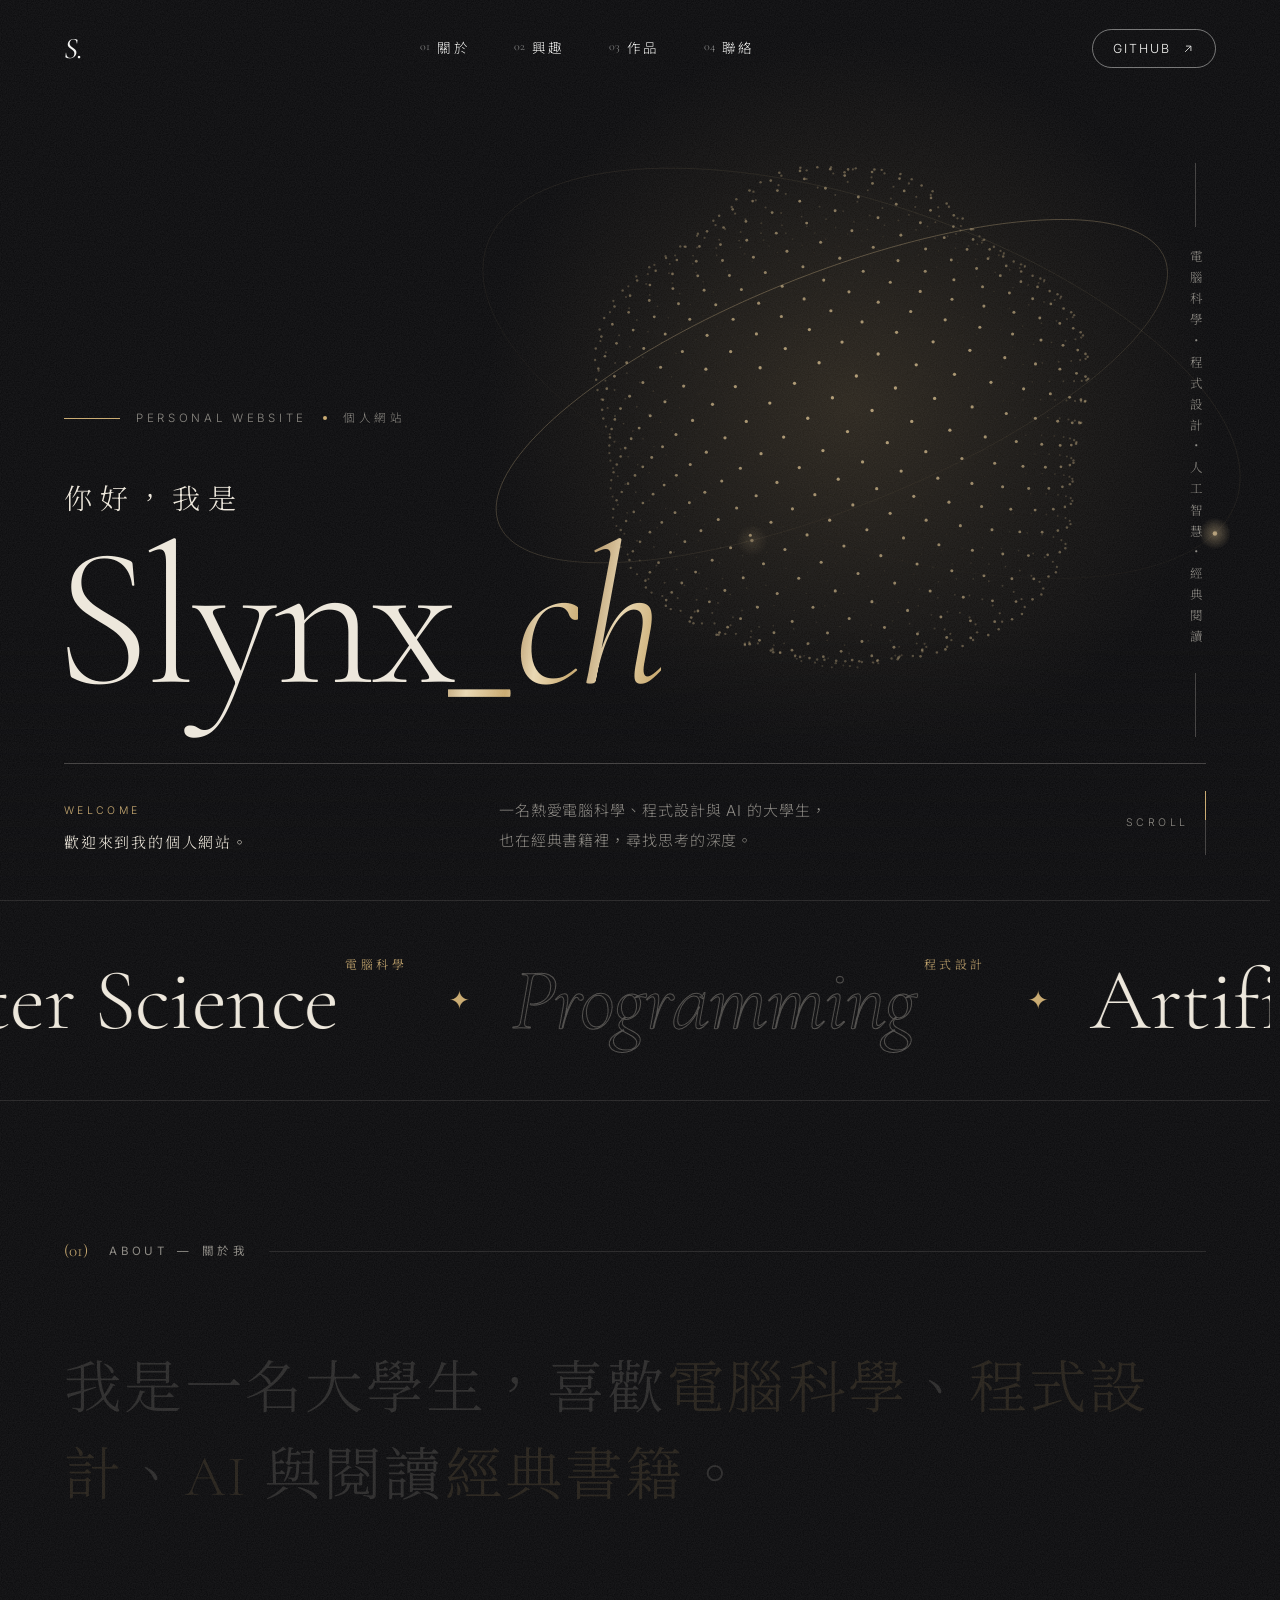
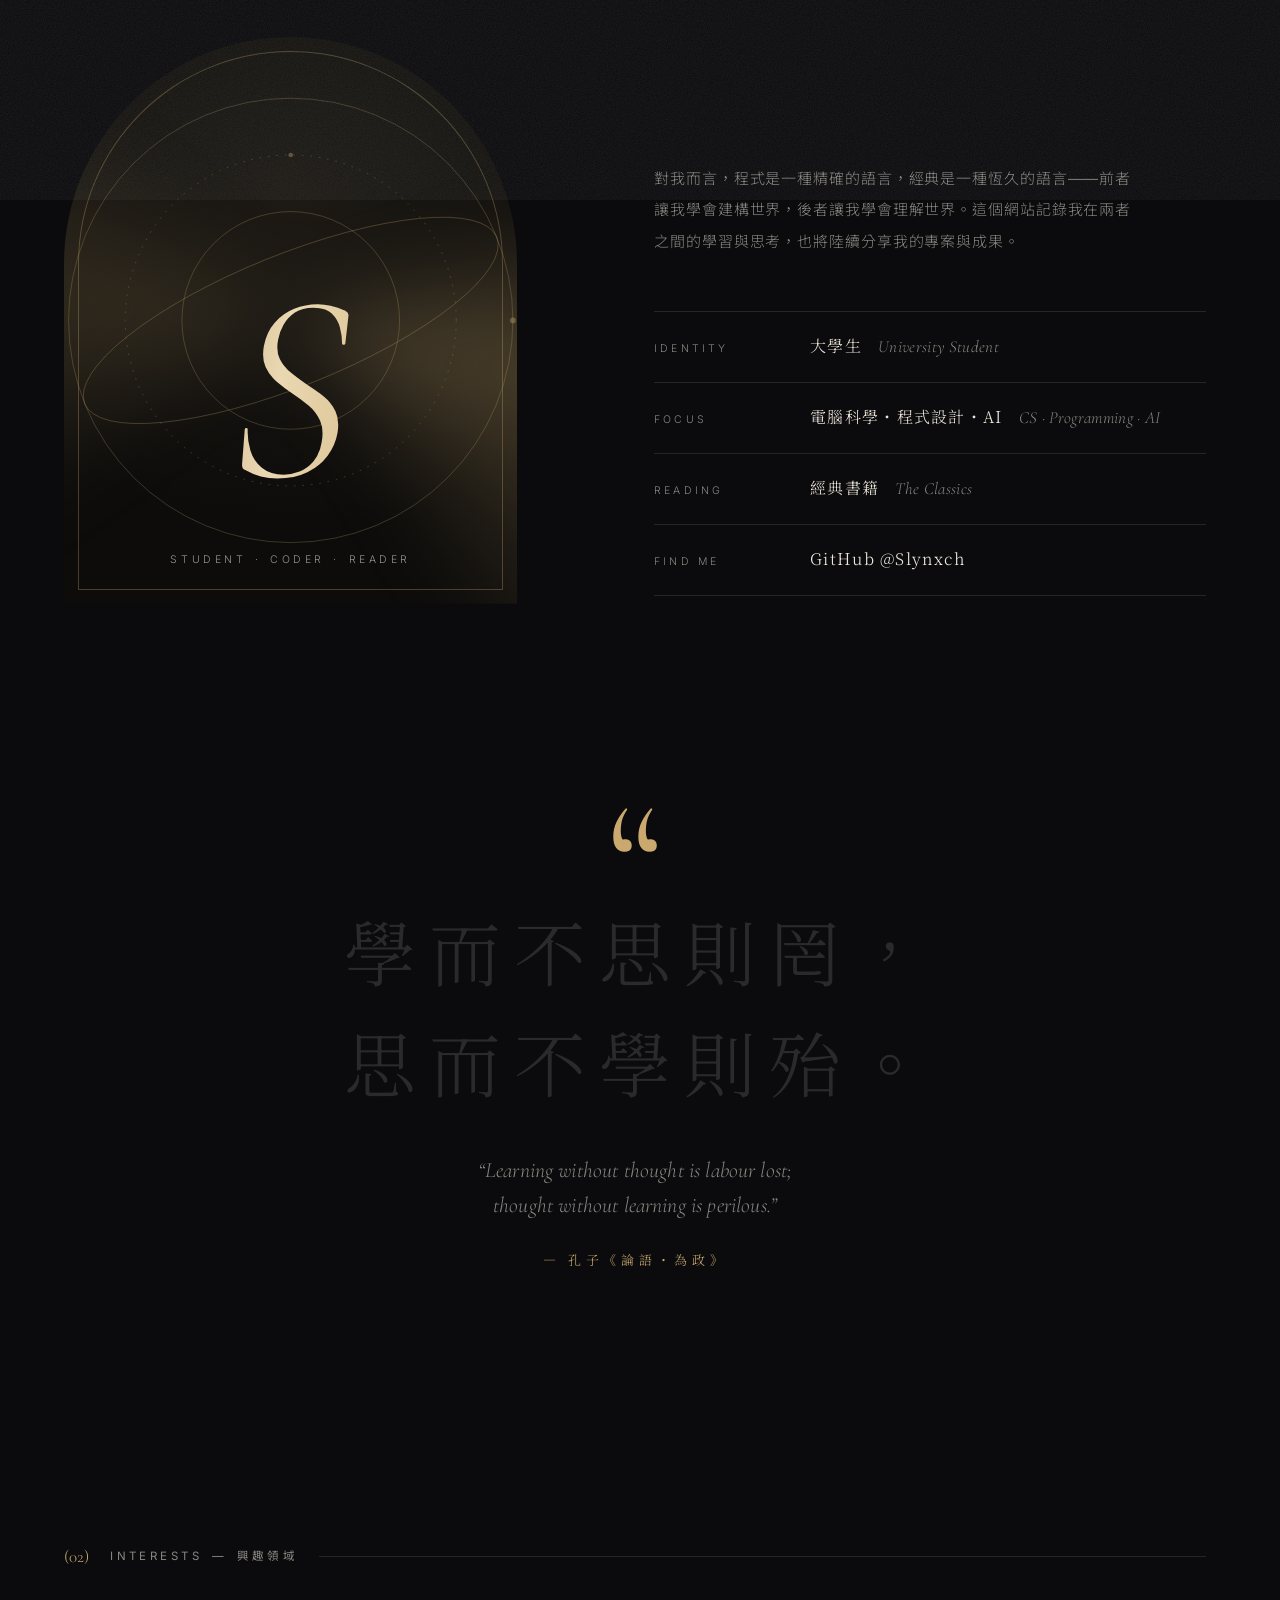
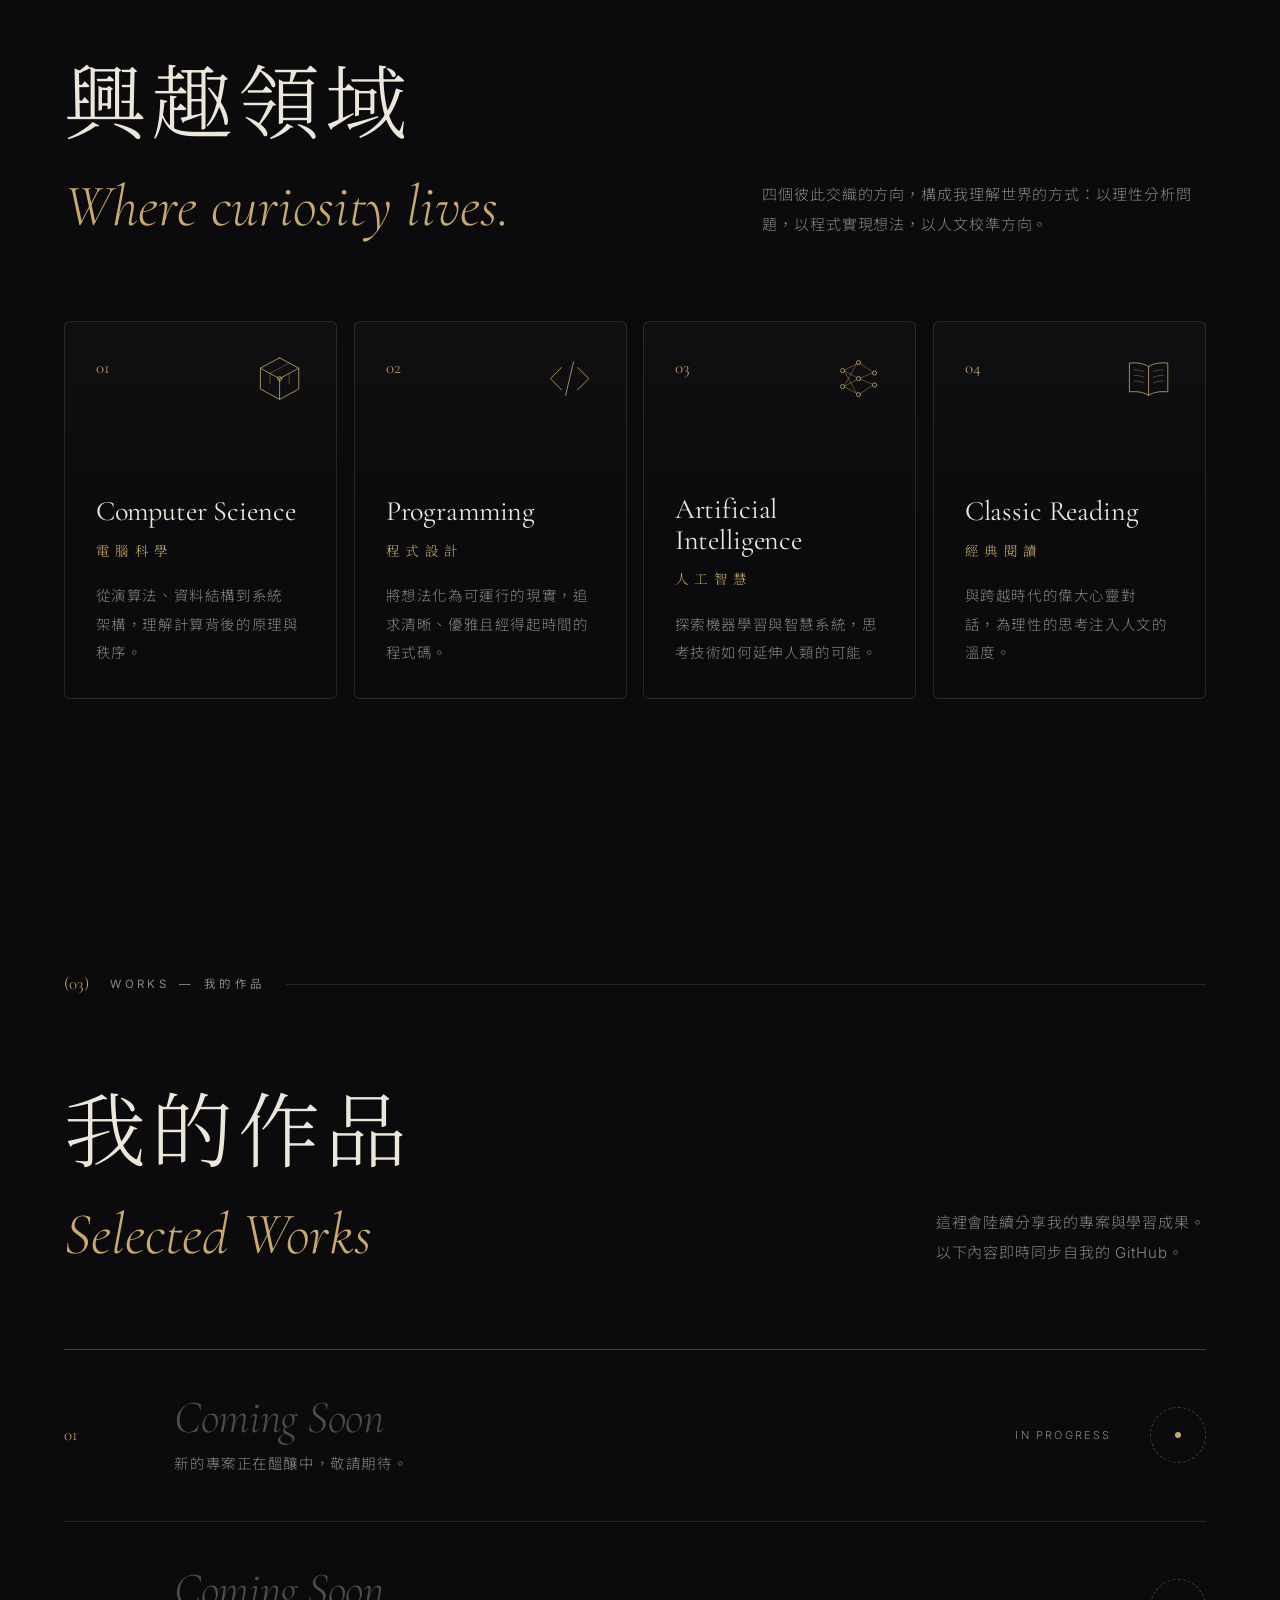
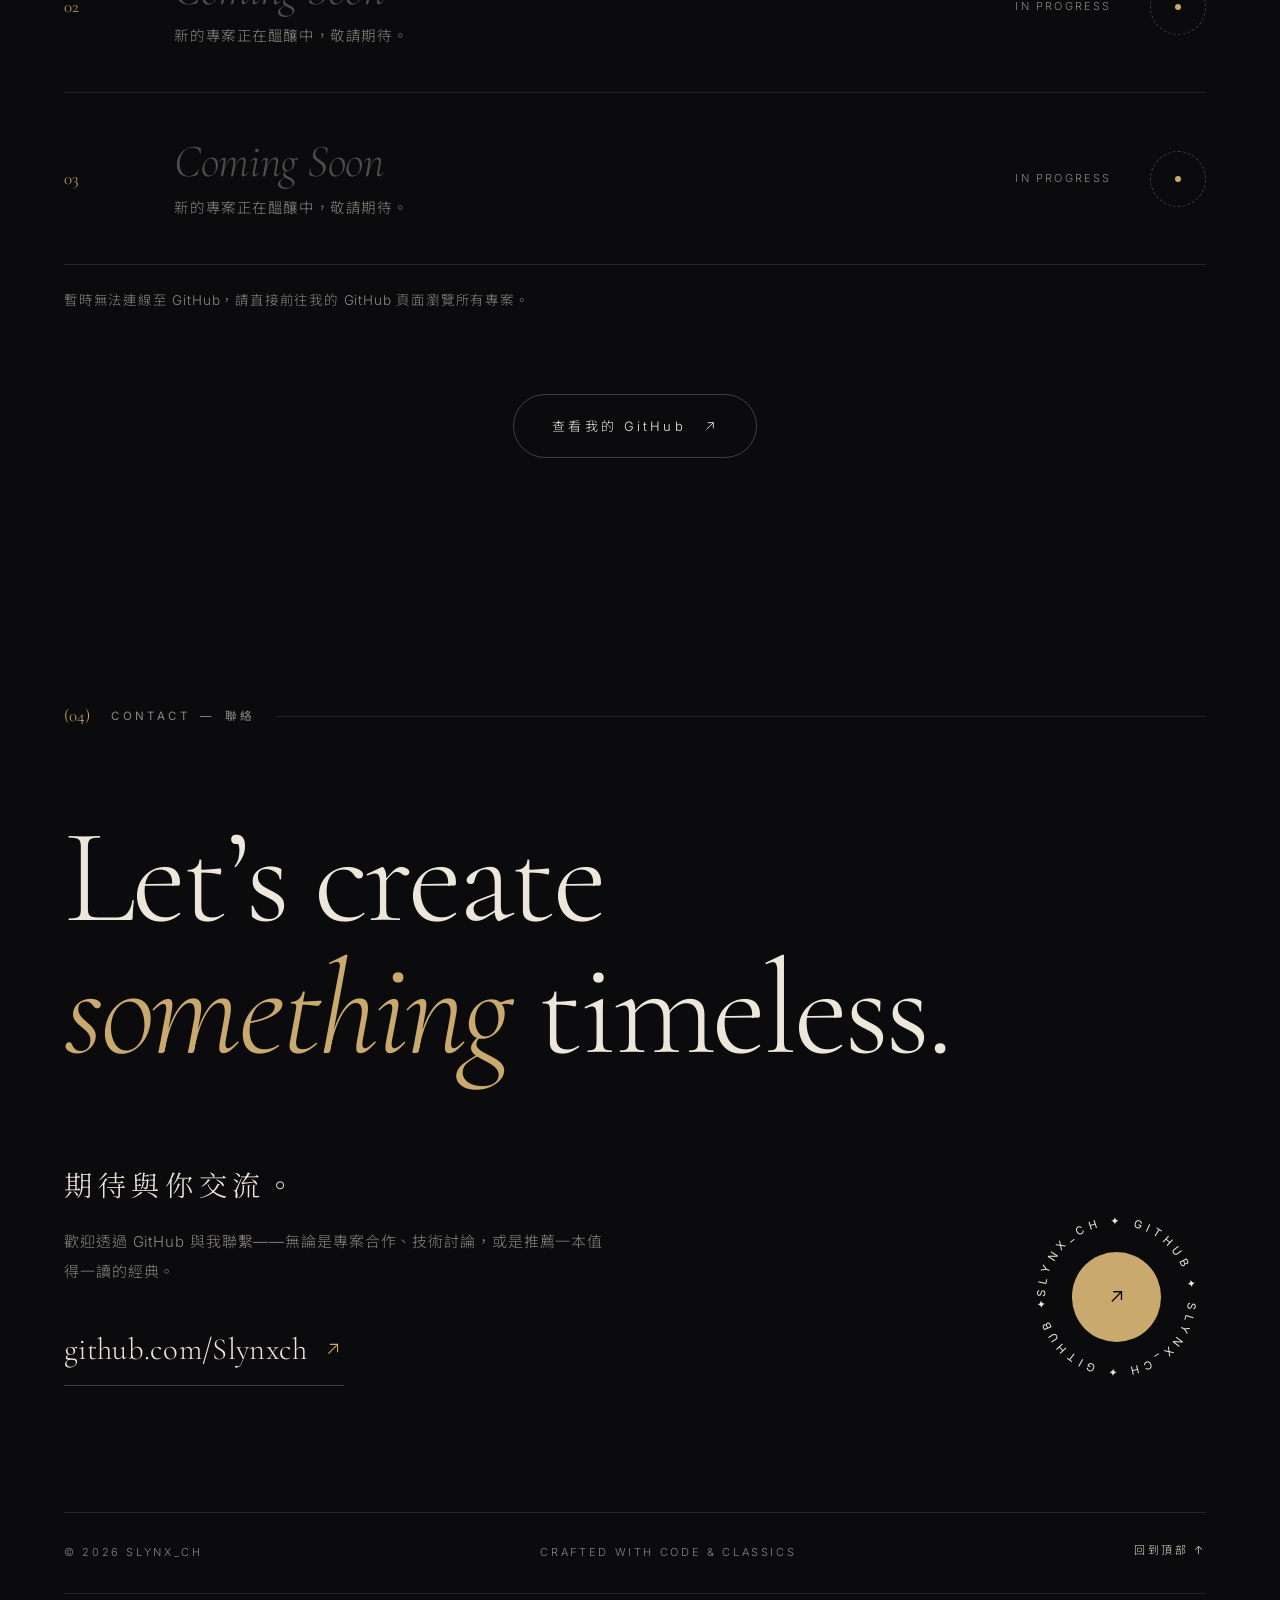
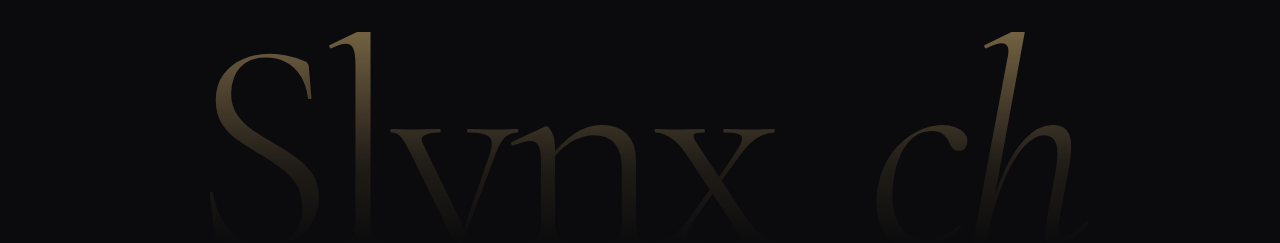
<file: index.html>
<!DOCTYPE html>
<html lang="zh-Hant" class="no-js">
<head>
  <meta charset="UTF-8">
  <meta name="viewport" content="width=device-width, initial-scale=1, viewport-fit=cover">
  <title>Slynx_ch｜電腦科學・程式設計・AI・經典閱讀</title>
  <meta name="description" content="你好，我是 Slynx_ch。一名喜歡電腦科學、程式設計、AI 與閱讀經典書籍的大學生。這裡會陸續分享我的專案與學習成果。">
  <meta name="author" content="Slynx_ch">
  <meta name="theme-color" content="#0b0b0d">
  <meta name="color-scheme" content="dark">
  <link rel="canonical" href="https://slynxch.github.io/">

  <meta property="og:type" content="website">
  <meta property="og:site_name" content="Slynx_ch">
  <meta property="og:url" content="https://slynxch.github.io/">
  <meta property="og:title" content="Slynx_ch — Personal Website">
  <meta property="og:description" content="一名喜歡電腦科學、程式設計、AI 與閱讀經典書籍的大學生。">
  <meta property="og:image" content="https://slynxch.github.io/assets/og-image.jpg">
  <meta property="og:image:width" content="1200">
  <meta property="og:image:height" content="630">
  <meta property="og:locale" content="zh_TW">
  <meta name="twitter:card" content="summary_large_image">
  <meta name="twitter:title" content="Slynx_ch — Personal Website">
  <meta name="twitter:description" content="一名喜歡電腦科學、程式設計、AI 與閱讀經典書籍的大學生。">
  <meta name="twitter:image" content="https://slynxch.github.io/assets/og-image.jpg">

  <link rel="icon" href="assets/favicon.svg" type="image/svg+xml">
  <link rel="preconnect" href="https://fonts.googleapis.com">
  <link rel="preconnect" href="https://fonts.gstatic.com" crossorigin>
  <link rel="stylesheet" href="https://fonts.googleapis.com/css2?family=Cormorant+Garamond:ital,wght@0,300;0,400;0,500;1,300;1,400&family=Inter:wght@300;400;500&family=Noto+Sans+TC:wght@300;400;500&family=Noto+Serif+TC:wght@300;400;500&display=swap">
  <link rel="stylesheet" href="assets/css/style.css">
  <script>document.documentElement.className = 'js';</script>
  <script src="assets/js/main.js" defer></script>
</head>
<body data-theme="dark">
  <a class="skip-link" href="#main">跳至主要內容</a>

  <!-- ============ Preloader ============ -->
  <div class="preloader" aria-hidden="true">
    <div class="preloader__brand" data-split-mask>Slynx_ch</div>
    <div class="preloader__foot">
      <span class="preloader__tag">Code&nbsp;·&nbsp;Intelligence&nbsp;·&nbsp;Classics</span>
      <span class="preloader__count"><span data-count>000</span></span>
    </div>
    <div class="preloader__bar"><i></i></div>
  </div>

  <!-- ============ Ambient layers ============ -->
  <div class="cursor-ring" aria-hidden="true"><span class="cursor-ring__inner"><span class="cursor-ring__label"></span></span></div>
  <div class="cursor-dot" aria-hidden="true"></div>
  <div class="grain" aria-hidden="true"></div>
  <div class="progress" aria-hidden="true"><i></i></div>

  <!-- ============ Navigation ============ -->
  <header class="nav">
    <a class="nav__logo" href="#top" aria-label="Slynx_ch — 回到頂部">S<span>.</span></a>
    <nav class="nav__links" aria-label="主要導覽">
      <a class="nav__link" href="#about"><sup>01</sup><span class="roll"><span data-text="關於">關於</span></span></a>
      <a class="nav__link" href="#interests"><sup>02</sup><span class="roll"><span data-text="興趣">興趣</span></span></a>
      <a class="nav__link" href="#works"><sup>03</sup><span class="roll"><span data-text="作品">作品</span></span></a>
      <a class="nav__link" href="#contact"><sup>04</sup><span class="roll"><span data-text="聯絡">聯絡</span></span></a>
    </nav>
    <a class="nav__cta" href="https://github.com/Slynxch" target="_blank" rel="noopener noreferrer">
      <span class="roll"><span data-text="GitHub">GitHub</span></span>
      <svg viewBox="0 0 24 24" aria-hidden="true"><path d="M7 17 17 7M8.5 7H17v8.5"/></svg>
    </a>
    <button class="nav__toggle" type="button" aria-label="開啟選單" aria-expanded="false" aria-controls="menu">
      <span></span><span></span>
    </button>
  </header>

  <!-- ============ Mobile menu ============ -->
  <div class="menu" id="menu" aria-hidden="true" inert>
    <nav class="menu__nav" aria-label="行動版導覽">
      <a class="menu__link" href="#about"><sup>01</sup><span>關於<em lang="en">About</em></span></a>
      <a class="menu__link" href="#interests"><sup>02</sup><span>興趣<em lang="en">Interests</em></span></a>
      <a class="menu__link" href="#works"><sup>03</sup><span>作品<em lang="en">Works</em></span></a>
      <a class="menu__link" href="#contact"><sup>04</sup><span>聯絡<em lang="en">Contact</em></span></a>
    </nav>
    <div class="menu__foot">
      <span>Slynx_ch — Personal Website</span>
      <a href="https://github.com/Slynxch" target="_blank" rel="noopener noreferrer">GitHub ↗</a>
    </div>
  </div>

  <main id="main">

    <!-- ============ Hero ============ -->
    <section class="hero" id="top" aria-label="開場">
      <canvas class="hero__canvas" aria-hidden="true"></canvas>
      <div class="hero__glow" aria-hidden="true"></div>

      <div class="hero__side" aria-hidden="true">
        <span data-intro style="--d:1.2s">電腦科學・程式設計・人工智慧・經典閱讀</span>
      </div>

      <div class="hero__inner">
        <p class="hero__eyebrow" data-intro style="--d:.1s">
          <span lang="en">Personal Website</span><span class="hero__eyebrow-sep"></span><span>個人網站</span>
        </p>
        <h1 class="hero__heading">
          <span class="hero__hello" data-intro style="--d:.25s">你好，我是</span>
          <span class="hero__name" data-split-mask lang="en"><span class="hero__name-main">Slynx</span><em class="hero__name-accent">_ch</em></span>
        </h1>
        <div class="hero__bottom">
          <p class="hero__welcome" data-intro style="--d:.95s">
            <span class="label" lang="en">Welcome</span>
            歡迎來到我的個人網站。
          </p>
          <p class="hero__lead" data-intro style="--d:1.05s">
            一名熱愛電腦科學、程式設計與 AI 的大學生，<br class="br-lg">也在經典書籍裡，尋找思考的深度。
          </p>
          <a class="scroll-cue" href="#about" data-intro style="--d:1.15s" aria-label="向下捲動至關於我">
            <span lang="en">Scroll</span><i aria-hidden="true"></i>
          </a>
        </div>
      </div>
    </section>

    <!-- ============ Marquee ============ -->
    <div class="marquee" aria-hidden="true">
      <div class="marquee__track">
        <div class="marquee__group">
          <span class="marquee__item">Computer Science<sup>電腦科學</sup></span><span class="marquee__star">✦</span>
          <span class="marquee__item is-outline">Programming<sup>程式設計</sup></span><span class="marquee__star">✦</span>
          <span class="marquee__item">Artificial Intelligence<sup>人工智慧</sup></span><span class="marquee__star">✦</span>
          <span class="marquee__item is-outline">Classic Literature<sup>經典閱讀</sup></span><span class="marquee__star">✦</span>
        </div>
      </div>
    </div>

    <!-- ============ 01 · About ============ -->
    <section class="section about" id="about" data-theme="light">
      <div class="container">
        <div class="section-head" data-reveal>
          <span class="section-head__index">(01)</span>
          <h2 class="section-head__label"><span lang="en">About</span>&ensp;—&ensp;關於我</h2>
          <span class="section-head__line" data-reveal="line"></span>
        </div>

        <p class="about__statement" data-scrub>我是一名大學生，喜歡<em>電腦科學</em>、<em>程式設計</em>、<em>AI</em> 與閱讀<em>經典書籍</em>。</p>

        <div class="about__grid">
          <div class="about__visual" data-reveal="clip" aria-hidden="true">
            <div class="arch">
              <svg class="arch__orbits" viewBox="0 0 400 500" preserveAspectRatio="xMidYMid slice">
                <g fill="none" stroke="currentColor" stroke-width=".6">
                  <circle cx="200" cy="250" r="96"/>
                  <circle cx="200" cy="250" r="146" stroke-dasharray="1.5 6"/>
                  <circle cx="200" cy="250" r="196"/>
                  <ellipse cx="200" cy="250" rx="196" ry="58" transform="rotate(-22 200 250)"/>
                </g>
                <g class="arch__spin">
                  <circle cx="396" cy="250" r="2.6" fill="currentColor"/>
                </g>
                <g class="arch__spin arch__spin--slow">
                  <circle cx="200" cy="104" r="2" fill="currentColor"/>
                </g>
              </svg>
              <span class="arch__letter" data-parallax="-0.06">S</span>
              <span class="arch__caption" lang="en">Student&ensp;·&ensp;Coder&ensp;·&ensp;Reader</span>
            </div>
          </div>

          <div class="about__body">
            <p class="about__text" data-reveal>
              對我而言，程式是一種精確的語言，經典是一種恆久的語言——前者讓我學會建構世界，後者讓我學會理解世界。這個網站記錄我在兩者之間的學習與思考，也將陸續分享我的專案與成果。
            </p>
            <dl class="facts" data-stagger>
              <div class="facts__row" data-reveal>
                <dt lang="en">Identity</dt>
                <dd>大學生<span lang="en">University Student</span></dd>
              </div>
              <div class="facts__row" data-reveal>
                <dt lang="en">Focus</dt>
                <dd>電腦科學・程式設計・AI<span lang="en">CS · Programming · AI</span></dd>
              </div>
              <div class="facts__row" data-reveal>
                <dt lang="en">Reading</dt>
                <dd>經典書籍<span lang="en">The Classics</span></dd>
              </div>
              <div class="facts__row" data-reveal>
                <dt lang="en">Find me</dt>
                <dd><a class="u-link" href="https://github.com/Slynxch" target="_blank" rel="noopener noreferrer">GitHub @Slynxch</a></dd>
              </div>
            </dl>
          </div>
        </div>
      </div>
    </section>

    <!-- ============ Quote ============ -->
    <section class="section quote" data-theme="light" aria-label="引言">
      <figure class="container quote__inner">
        <div class="quote__mark" aria-hidden="true" data-reveal>“</div>
        <blockquote class="quote__text" data-scrub>
          <p>學而不思則罔，<br>思而不學則殆。</p>
        </blockquote>
        <p class="quote__en" lang="en" data-reveal>“Learning without thought is labour lost;<br class="br-lg"> thought without learning is perilous.”</p>
        <figcaption class="quote__cite" data-reveal>— 孔子《論語・為政》</figcaption>
      </figure>
    </section>

    <!-- ============ 02 · Interests ============ -->
    <section class="section interests" id="interests">
      <div class="container">
        <div class="section-head" data-reveal>
          <span class="section-head__index">(02)</span>
          <p class="section-head__label"><span lang="en">Interests</span>&ensp;—&ensp;興趣領域</p>
          <span class="section-head__line" data-reveal="line"></span>
        </div>

        <div class="title-row">
          <h2 class="title" data-reveal="mask">
            <span class="mask"><span>興趣領域</span></span>
            <span class="mask"><em lang="en">Where curiosity lives.</em></span>
          </h2>
          <p class="title-row__text" data-reveal>四個彼此交織的方向，構成我理解世界的方式：以理性分析問題，以程式實現想法，以人文校準方向。</p>
        </div>

        <ul class="cards" data-stagger>
          <li data-reveal>
            <article class="card" data-tilt>
              <div class="card__top">
                <span class="card__num">01</span>
                <svg class="card__icon" viewBox="0 0 64 64" aria-hidden="true">
                  <path pathLength="1" d="M32 6 56 19v26L32 58 8 45V19Z"/>
                  <path pathLength="1" d="M8 19l24 13 24-13M32 32v26"/>
                  <path pathLength="1" d="M20 25.5 44 12.5M20 38.5v-13M44 38.5v-13" opacity=".45"/>
                  <circle pathLength="1" cx="32" cy="32" r="2.6"/>
                </svg>
              </div>
              <div class="card__body">
                <h3 class="card__en" lang="en">Computer Science</h3>
                <p class="card__zh">電腦科學</p>
                <p class="card__desc">從演算法、資料結構到系統架構，理解計算背後的原理與秩序。</p>
              </div>
            </article>
          </li>
          <li data-reveal>
            <article class="card" data-tilt>
              <div class="card__top">
                <span class="card__num">02</span>
                <svg class="card__icon" viewBox="0 0 64 64" aria-hidden="true">
                  <path pathLength="1" d="M22 18 8 32l14 14"/>
                  <path pathLength="1" d="M42 18l14 14-14 14"/>
                  <path pathLength="1" d="M37 11 27 53"/>
                </svg>
              </div>
              <div class="card__body">
                <h3 class="card__en" lang="en">Programming</h3>
                <p class="card__zh">程式設計</p>
                <p class="card__desc">將想法化為可運行的現實，追求清晰、優雅且經得起時間的程式碼。</p>
              </div>
            </article>
          </li>
          <li data-reveal>
            <article class="card" data-tilt>
              <div class="card__top">
                <span class="card__num">03</span>
                <svg class="card__icon" viewBox="0 0 64 64" aria-hidden="true">
                  <path pathLength="1" d="M14.6 21.5 29.4 13.5M14.6 22.5l14.8 8M14.6 23.5 29.4 50.5M14.6 40.5l14.8-27M14.6 41.5l14.8-8M14.6 42.5l14.8 8M34.6 13.5l14.8 10M34.6 31l14.8-6M34.6 33l14.8 6M34.6 50.5l14.8-10" opacity=".5"/>
                  <circle pathLength="1" cx="12" cy="22" r="2.6"/>
                  <circle pathLength="1" cx="12" cy="42" r="2.6"/>
                  <circle pathLength="1" cx="32" cy="12" r="2.6"/>
                  <circle pathLength="1" cx="32" cy="32" r="2.6"/>
                  <circle pathLength="1" cx="32" cy="52" r="2.6"/>
                  <circle pathLength="1" cx="52" cy="25" r="2.6"/>
                  <circle pathLength="1" cx="52" cy="40" r="2.6"/>
                </svg>
              </div>
              <div class="card__body">
                <h3 class="card__en" lang="en">Artificial Intelligence</h3>
                <p class="card__zh">人工智慧</p>
                <p class="card__desc">探索機器學習與智慧系統，思考技術如何延伸人類的可能。</p>
              </div>
            </article>
          </li>
          <li data-reveal>
            <article class="card" data-tilt>
              <div class="card__top">
                <span class="card__num">04</span>
                <svg class="card__icon" viewBox="0 0 64 64" aria-hidden="true">
                  <path pathLength="1" d="M32 17c-6-4-14-5.4-24-4.4v36c10-1 18 .4 24 4.4 6-4 14-5.4 24-4.4v-36c-10-1-18 .4-24 4.4Z"/>
                  <path pathLength="1" d="M32 17v36"/>
                  <path pathLength="1" d="M14 21c4.4 0 8.4.7 12 2.2M14 28c4.4 0 8.4.7 12 2.2M14 35c4.4 0 8.4.7 12 2.2M38 23.2c3.6-1.5 7.6-2.2 12-2.2M38 30.2c3.6-1.5 7.6-2.2 12-2.2M38 37.2c3.6-1.5 7.6-2.2 12-2.2" opacity=".45"/>
                </svg>
              </div>
              <div class="card__body">
                <h3 class="card__en" lang="en">Classic Reading</h3>
                <p class="card__zh">經典閱讀</p>
                <p class="card__desc">與跨越時代的偉大心靈對話，為理性的思考注入人文的溫度。</p>
              </div>
            </article>
          </li>
        </ul>
      </div>
    </section>

    <!-- ============ 03 · Works ============ -->
    <section class="section works" id="works">
      <div class="container">
        <div class="section-head" data-reveal>
          <span class="section-head__index">(03)</span>
          <p class="section-head__label"><span lang="en">Works</span>&ensp;—&ensp;我的作品</p>
          <span class="section-head__line" data-reveal="line"></span>
        </div>

        <div class="title-row">
          <h2 class="title" data-reveal="mask">
            <span class="mask"><span>我的作品</span></span>
            <span class="mask"><em lang="en">Selected Works</em><sup class="title__count" data-repo-count hidden></sup></span>
          </h2>
          <p class="title-row__text" data-reveal>這裡會陸續分享我的專案與學習成果。<br>以下內容即時同步自我的 GitHub。</p>
        </div>

        <ol class="works__list" data-repos aria-live="polite">
          <li class="work">
            <a class="work__link" href="https://github.com/Slynxch" target="_blank" rel="noopener noreferrer">
              <span class="work__index">01</span>
              <span class="work__main">
                <span class="work__name">GitHub</span>
                <span class="work__desc">前往我的 GitHub，瀏覽所有專案與學習紀錄。</span>
              </span>
              <span class="work__meta">@Slynxch</span>
              <span class="work__arrow"><svg viewBox="0 0 24 24" aria-hidden="true"><path d="M7 17 17 7M8.5 7H17v8.5"/></svg></span>
            </a>
          </li>
        </ol>
        <p class="works__note" data-repos-note hidden></p>

        <div class="works__cta" data-reveal>
          <a class="btn" href="https://github.com/Slynxch" target="_blank" rel="noopener noreferrer" data-magnetic="0.3">
            <span class="roll"><span data-text="查看我的 GitHub">查看我的 GitHub</span></span>
            <svg viewBox="0 0 24 24" aria-hidden="true"><path d="M7 17 17 7M8.5 7H17v8.5"/></svg>
          </a>
        </div>
      </div>
    </section>

    <!-- ============ 04 · Contact ============ -->
    <section class="section contact" id="contact">
      <div class="container">
        <div class="section-head" data-reveal>
          <span class="section-head__index">(04)</span>
          <p class="section-head__label"><span lang="en">Contact</span>&ensp;—&ensp;聯絡</p>
          <span class="section-head__line" data-reveal="line"></span>
        </div>

        <h2 class="contact__title" data-reveal="mask" lang="en">
          <span class="mask"><span>Let’s create</span></span>
          <span class="mask"><span><em>something</em> timeless.</span></span>
        </h2>

        <div class="contact__row">
          <div class="contact__text" data-reveal>
            <p class="contact__zh">期待與你交流。</p>
            <p>歡迎透過 GitHub 與我聯繫——無論是專案合作、技術討論，或是推薦一本值得一讀的經典。</p>
            <a class="contact__link" href="https://github.com/Slynxch" target="_blank" rel="noopener noreferrer">
              <span>github.com/Slynxch</span>
              <svg viewBox="0 0 24 24" aria-hidden="true"><path d="M7 17 17 7M8.5 7H17v8.5"/></svg>
            </a>
          </div>

          <div class="contact__badge" data-reveal>
            <a class="badge" href="https://github.com/Slynxch" target="_blank" rel="noopener noreferrer" data-magnetic="0.4" aria-label="前往 Slynx_ch 的 GitHub">
              <svg class="badge__ring" viewBox="0 0 200 200" aria-hidden="true">
                <defs><path id="badge-circle" d="M100 100m-80 0a80 80 0 1 1 160 0a80 80 0 1 1-160 0"/></defs>
                <text><textPath href="#badge-circle" textLength="500" lengthAdjust="spacing">SLYNX_CH ✦ GITHUB ✦ SLYNX_CH ✦ GITHUB ✦</textPath></text>
              </svg>
              <span class="badge__core"><svg viewBox="0 0 24 24" aria-hidden="true"><path d="M7 17 17 7M8.5 7H17v8.5"/></svg></span>
            </a>
          </div>
        </div>
      </div>
    </section>
  </main>

  <!-- ============ Footer ============ -->
  <footer class="footer">
    <div class="footer__row">
      <span>© <span data-year>2026</span> Slynx_ch</span>
      <span lang="en">Crafted with code &amp; classics</span>
      <a class="footer__top" href="#top"><span class="roll"><span data-text="回到頂部 ↑">回到頂部 ↑</span></span></a>
    </div>
    <div class="footer__mark" aria-hidden="true" lang="en">Slynx<em>_ch</em></div>
  </footer>
</body>
</html>
</file>
<file: assets/css/style.css>
/* =====================================================================
   Slynx_ch — Personal Website
   Editorial dark / champagne-gold theme · no frameworks
   ===================================================================== */

/* ---------- Animatable theme tokens ---------- */
@property --bg          { syntax: "<color>"; inherits: true; initial-value: #0b0b0d; }
@property --fg          { syntax: "<color>"; inherits: true; initial-value: #ede7db; }
@property --muted       { syntax: "<color>"; inherits: true; initial-value: rgba(237, 231, 219, .56); }
@property --faint       { syntax: "<color>"; inherits: true; initial-value: rgba(237, 231, 219, .3); }
@property --line        { syntax: "<color>"; inherits: true; initial-value: rgba(237, 231, 219, .12); }
@property --line-strong { syntax: "<color>"; inherits: true; initial-value: rgba(237, 231, 219, .24); }
@property --accent      { syntax: "<color>"; inherits: true; initial-value: #c9a96e; }
@property --card        { syntax: "<color>"; inherits: true; initial-value: rgba(255, 255, 255, .025); }

:root {
  --ink: #0b0b0d;
  --ink-soft: #131316;
  --paper: #efe9df;
  --ivory: #ede7db;
  --gold: #c9a96e;
  --gold-light: #ead8b2;
  --gold-deep: #94703d;

  --bg: var(--ink);
  --fg: var(--ivory);
  --muted: rgba(237, 231, 219, .56);
  --faint: rgba(237, 231, 219, .3);
  --line: rgba(237, 231, 219, .12);
  --line-strong: rgba(237, 231, 219, .24);
  --accent: var(--gold);
  --card: rgba(255, 255, 255, .025);

  --gold-gradient: linear-gradient(100deg, #94703d 0%, #ead8b2 26%, #c9a96e 48%, #f6ead0 66%, #a8844f 100%);

  --font-display: "Cormorant Garamond", "Noto Serif TC", "Songti TC", "Times New Roman", serif;
  --font-serif: "Noto Serif TC", "Songti TC", "Cormorant Garamond", serif;
  --font-sans: "Inter", "Noto Sans TC", "PingFang TC", "Microsoft JhengHei", system-ui, sans-serif;

  --ease-out: cubic-bezier(.16, 1, .3, 1);
  --ease-io: cubic-bezier(.76, 0, .24, 1);
  --pad: clamp(20px, 5vw, 80px);
  --max: 1440px;
}

body[data-theme="light"] {
  --bg: var(--paper);
  --fg: #17150f;
  --muted: rgba(23, 21, 15, .62);
  --faint: rgba(23, 21, 15, .32);
  --line: rgba(23, 21, 15, .13);
  --line-strong: rgba(23, 21, 15, .26);
  --accent: var(--gold-deep);
  --card: rgba(23, 21, 15, .02);
}

/* ---------- Reset ---------- */
*, *::before, *::after { box-sizing: border-box; margin: 0; padding: 0; }
html { -webkit-text-size-adjust: 100%; text-size-adjust: 100%; scroll-behavior: smooth; scrollbar-gutter: stable; }
body {
  min-height: 100vh;
  background-color: var(--bg);
  color: var(--fg);
  font-family: var(--font-sans);
  font-size: 16px;
  font-weight: 300;
  line-height: 1.75;
  letter-spacing: .01em;
  -webkit-font-smoothing: antialiased;
  -moz-osx-font-smoothing: grayscale;
  text-rendering: optimizeLegibility;
  overflow-x: hidden;
  transition:
    --bg 1.1s var(--ease-io), --fg 1.1s var(--ease-io), --muted 1.1s var(--ease-io),
    --faint 1.1s var(--ease-io), --line 1.1s var(--ease-io), --line-strong 1.1s var(--ease-io),
    --accent 1.1s var(--ease-io), --card 1.1s var(--ease-io);
}
body.is-loading, body.menu-open { overflow: hidden; }
img, svg, canvas { display: block; }
a { color: inherit; text-decoration: none; }
button { font: inherit; color: inherit; background: none; border: 0; cursor: pointer; }
em { font-style: normal; }
ol, ul { list-style: none; }
::selection { background: var(--gold); color: var(--ink); }
:focus-visible { outline: 1px solid var(--accent); outline-offset: 5px; border-radius: 2px; }

.sr-only {
  position: absolute !important; width: 1px; height: 1px; padding: 0; margin: -1px;
  overflow: hidden; clip: rect(0 0 0 0); white-space: nowrap; border: 0;
}
.skip-link {
  position: fixed; left: 16px; top: 16px; z-index: 400;
  padding: 10px 18px; border-radius: 999px;
  background: var(--gold); color: var(--ink); font-size: 13px;
  transform: translateY(-220%); transition: transform .5s var(--ease-out);
}
.skip-link:focus { transform: none; }
.br-lg { display: none; }
@media (min-width: 1024px) { .br-lg { display: inline; } }

.container { width: 100%; max-width: var(--max); margin: 0 auto; }
.section { position: relative; padding: clamp(100px, 15vh, 190px) var(--pad); }

p, dd { text-wrap: pretty; }
h1, h2, h3, .quote__en { text-wrap: balance; }

/* scrollbar */
html { scrollbar-width: thin; scrollbar-color: rgba(201, 169, 110, .45) transparent; }
::-webkit-scrollbar { width: 8px; }
::-webkit-scrollbar-track { background: transparent; }
::-webkit-scrollbar-thumb { background: rgba(201, 169, 110, .35); border-radius: 8px; }

/* ---------- Shared: split characters ---------- */
.char {
  display: inline-block;
  overflow: hidden;
  vertical-align: top;
  /* enlarge the clipping box without affecting layout */
  padding: .1em .12em .18em;
  margin: -.1em -.12em -.18em;
}
.char > span { display: inline-block; will-change: transform; }

/* ---------- Shared: text roll on hover ---------- */
.roll { display: inline-flex; overflow: hidden; vertical-align: top; line-height: 1.4; }
.roll > span { position: relative; display: inline-block; transition: transform .7s var(--ease-out); }
.roll > span::after {
  content: attr(data-text);
  position: absolute; left: 0; top: 100%;
  white-space: nowrap;
}
a:hover .roll > span, button:hover .roll > span { transform: translateY(-100%); }

/* ---------- Shared: underline link ---------- */
.u-link {
  background: linear-gradient(currentColor, currentColor) no-repeat 100% 100% / 0 1px;
  transition: background-size .7s var(--ease-out), color .4s;
  padding-bottom: 2px;
}
.u-link:hover { background-position: 0 100%; background-size: 100% 1px; color: var(--accent); }

/* =====================================================================
   Preloader
   ===================================================================== */
.preloader {
  position: fixed; inset: 0; z-index: 300;
  display: grid; place-items: center;
  background: var(--ink); color: var(--ivory);
  transition: transform 1.25s var(--ease-io);
}
.preloader::after {
  /* curved lip that trails the curtain as it lifts */
  content: ""; position: absolute; left: -10%; right: -10%; top: calc(100% - 1px);
  height: 14vh; background: inherit; border-radius: 0 0 50% 50%;
}
.preloader.is-done { transform: translateY(calc(-100% - 15vh)); }
.no-js .preloader { display: none; }

.preloader__brand {
  font-family: var(--font-display);
  font-size: clamp(3rem, 9vw, 7.5rem);
  font-weight: 300;
  letter-spacing: .01em;
  line-height: 1;
  white-space: nowrap;
}
.preloader__brand .char > span {
  transform: translateY(115%);
  animation: rise 1.2s var(--ease-out) forwards;
  animation-delay: calc(.15s + var(--i) * 65ms);
}
.preloader.is-done .preloader__brand { opacity: 0; transform: translateY(-30px); transition: opacity .6s, transform 1s var(--ease-io); }

.preloader__foot {
  position: absolute; left: var(--pad); right: var(--pad); bottom: clamp(28px, 6vh, 56px);
  display: flex; justify-content: space-between; align-items: flex-end; gap: 24px;
}
.preloader__tag {
  font-size: 11px; letter-spacing: .32em; text-transform: uppercase; color: rgba(237, 231, 219, .5);
  opacity: 0; animation: fade-in 1s .5s forwards;
}
.preloader__count {
  font-family: var(--font-display); font-weight: 300;
  font-size: clamp(2.6rem, 6vw, 5rem); line-height: .8;
  color: var(--gold-light);
  font-variant-numeric: tabular-nums;
}
.preloader__bar { position: absolute; left: 0; right: 0; bottom: 0; height: 1px; background: rgba(237, 231, 219, .08); }
.preloader__bar i { display: block; height: 100%; background: var(--gold); transform: scaleX(0); transform-origin: left; }

@keyframes rise { to { transform: none; } }
@keyframes fade-in { to { opacity: 1; } }

/* =====================================================================
   Ambient: cursor, grain, progress
   ===================================================================== */
.cursor-dot, .cursor-ring {
  position: fixed; left: 0; top: 0; z-index: 250;
  pointer-events: none; opacity: 0;
  transition: opacity .4s;
}
.cursor-visible .cursor-dot, .cursor-visible .cursor-ring { opacity: 1; }
.cursor-visible, .cursor-visible * { cursor: none !important; }

.cursor-dot {
  width: 6px; height: 6px; margin: -3px 0 0 -3px;
  border-radius: 50%; background: #fff;
  mix-blend-mode: difference;
}
.cursor-ring { width: 0; height: 0; mix-blend-mode: difference; }
.cursor-ring__inner {
  position: absolute; left: 0; top: 0;
  width: 38px; height: 38px;
  border: 1px solid rgba(255, 255, 255, .7); border-radius: 50%;
  transform: translate(-50%, -50%);
  display: grid; place-items: center;
  transition: width .5s var(--ease-out), height .5s var(--ease-out), background-color .4s, border-color .4s;
}
.cursor-ring.is-hover .cursor-ring__inner { width: 64px; height: 64px; background: rgba(255, 255, 255, .12); border-color: rgba(255, 255, 255, .25); }
.cursor-ring.is-down .cursor-ring__inner { width: 26px; height: 26px; }
.cursor-ring.has-label { mix-blend-mode: normal; }
.cursor-ring.has-label .cursor-ring__inner { width: 92px; height: 92px; background: var(--gold); border-color: var(--gold); }
.cursor-ring__label {
  font-size: 11px; font-weight: 500; letter-spacing: .22em; text-transform: uppercase;
  color: var(--ink); opacity: 0; transform: scale(.6);
  transition: opacity .3s, transform .5s var(--ease-out);
}
.cursor-ring.has-label .cursor-ring__label { opacity: 1; transform: none; }
.cursor-ring.has-label ~ .cursor-dot { opacity: 0; }

.grain {
  position: fixed; inset: -100%; z-index: 200; pointer-events: none;
  opacity: .055;
  background-image: url("data:image/svg+xml;utf8,<svg xmlns='http://www.w3.org/2000/svg' width='220' height='220'><filter id='n'><feTurbulence type='fractalNoise' baseFrequency='.85' numOctaves='3' stitchTiles='stitch'/><feColorMatrix values='0 0 0 0 1  0 0 0 0 1  0 0 0 0 1  0 0 0 1.4 0'/></filter><rect width='100%' height='100%' filter='url(%23n)'/></svg>");
  animation: grain 7s steps(8) infinite;
}
body[data-theme="light"] .grain { opacity: .09; mix-blend-mode: multiply; filter: invert(1); }
@keyframes grain {
  0%, 100% { transform: translate(0, 0); }
  12% { transform: translate(-4%, -6%); }
  25% { transform: translate(-9%, 3%); }
  37% { transform: translate(5%, -11%); }
  50% { transform: translate(-3%, 9%); }
  62% { transform: translate(-11%, -2%); }
  75% { transform: translate(8%, 6%); }
  87% { transform: translate(2%, -8%); }
}

.progress { position: fixed; left: 0; right: 0; top: 0; height: 2px; z-index: 210; pointer-events: none; }
.progress i { display: block; height: 100%; background: var(--gold-gradient); transform: scaleX(0); transform-origin: left; }

/* =====================================================================
   Navigation
   ===================================================================== */
.nav {
  position: fixed; left: 0; right: 0; top: 0; z-index: 120;
  display: flex; align-items: center; justify-content: space-between; gap: 24px;
  padding: clamp(18px, 3.2vh, 32px) var(--pad);
  color: #fff;
  mix-blend-mode: difference;
  transition: transform .9s var(--ease-io), padding .6s var(--ease-out);
}
.nav.is-scrolled { padding-top: 18px; padding-bottom: 18px; }
.nav.is-hidden { transform: translateY(-120%); }

.nav__logo {
  font-family: var(--font-display); font-style: italic; font-weight: 400;
  font-size: 30px; line-height: 1; letter-spacing: -.02em;
}
.nav__logo span { display: inline-block; transition: transform .6s var(--ease-out); }
.nav__logo:hover span { transform: translateX(4px) scale(1.4); }

.nav__links { display: flex; gap: clamp(28px, 3.4vw, 56px); }
.nav__link {
  position: relative; display: inline-flex; align-items: flex-start; gap: 6px;
  font-size: 13.5px; letter-spacing: .2em;
}
.nav__link sup {
  font-family: var(--font-display); font-size: 12px; letter-spacing: .04em;
  line-height: 1; opacity: .55; margin-top: 1px;
}
.nav__link::after {
  content: ""; position: absolute; left: 50%; bottom: -10px; width: 4px; height: 4px;
  margin-left: 6px; border-radius: 50%; background: currentColor;
  transform: scale(0); transition: transform .6s var(--ease-out);
}
.nav__link.is-active::after { transform: scale(1); }

.nav__cta {
  display: inline-flex; align-items: center; gap: 10px;
  padding: 10px 20px; border: 1px solid rgba(255, 255, 255, .45); border-radius: 999px;
  font-size: 12.5px; letter-spacing: .16em; text-transform: uppercase;
  transition: background-color .5s, color .5s, border-color .5s;
}
.nav__cta svg { width: 14px; height: 14px; fill: none; stroke: currentColor; stroke-width: 1.4; transition: transform .6s var(--ease-out); }
.nav__cta:hover { background: #fff; color: #000; border-color: #fff; }
.nav__cta:hover svg { transform: rotate(45deg); }

.nav__toggle {
  display: none; position: relative; width: 44px; height: 44px; margin-right: -10px;
}
.nav__toggle span {
  position: absolute; left: 10px; right: 10px; height: 1px; background: currentColor;
  transition: transform .7s var(--ease-io), top .7s var(--ease-io);
}
.nav__toggle span:first-child { top: 18px; }
.nav__toggle span:last-child { top: 26px; }
.menu-open .nav__toggle span:first-child { top: 22px; transform: rotate(45deg); }
.menu-open .nav__toggle span:last-child { top: 22px; transform: rotate(-45deg); }

/* Mobile menu */
.menu {
  position: fixed; inset: 0; z-index: 110;
  display: flex; flex-direction: column; justify-content: space-between;
  padding: calc(110px + env(safe-area-inset-top)) var(--pad) calc(36px + env(safe-area-inset-bottom));
  background: var(--ink); color: var(--ivory);
  clip-path: circle(0 at calc(100% - var(--pad) - 12px) 44px);
  visibility: hidden;
  transition: clip-path 1s var(--ease-io), visibility 0s linear 1s;
}
.menu-open .menu {
  clip-path: circle(150% at calc(100% - var(--pad) - 12px) 44px);
  visibility: visible;
  transition: clip-path 1.1s var(--ease-io), visibility 0s;
}
.menu__nav { display: flex; flex-direction: column; gap: 6px; }
.menu__link {
  display: flex; align-items: flex-start; gap: 16px;
  padding: 10px 0; border-bottom: 1px solid rgba(237, 231, 219, .1);
  opacity: 0; transform: translateY(40px);
  transition: opacity .6s, transform 1s var(--ease-out);
}
.menu__link sup { font-family: var(--font-display); font-size: 14px; color: var(--gold); padding-top: 10px; }
.menu__link > span {
  display: flex; align-items: baseline; gap: 16px;
  font-family: var(--font-serif); font-weight: 300; font-size: clamp(2.2rem, 10vw, 3.6rem); line-height: 1.3; letter-spacing: .08em;
}
.menu__link em { font-family: var(--font-display); font-style: italic; font-size: .5em; letter-spacing: .02em; color: rgba(237, 231, 219, .5); }
.menu-open .menu__link { opacity: 1; transform: none; }
.menu-open .menu__link:nth-child(1) { transition-delay: .35s; }
.menu-open .menu__link:nth-child(2) { transition-delay: .42s; }
.menu-open .menu__link:nth-child(3) { transition-delay: .49s; }
.menu-open .menu__link:nth-child(4) { transition-delay: .56s; }
.menu__foot {
  display: flex; justify-content: space-between; gap: 16px;
  font-size: 11px; letter-spacing: .24em; text-transform: uppercase; color: rgba(237, 231, 219, .5);
  opacity: 0; transition: opacity .6s;
}
.menu-open .menu__foot { opacity: 1; transition-delay: .7s; }
.menu__foot a { color: var(--gold); }

/* =====================================================================
   Hero
   ===================================================================== */
.hero {
  position: relative; isolation: isolate; overflow: hidden;
  min-height: 100vh; min-height: 100svh;
  display: flex; flex-direction: column; justify-content: flex-end;
  padding: 130px var(--pad) clamp(28px, 5vh, 56px);
}
.hero__canvas { position: absolute; inset: 0; z-index: -1; width: 100%; height: 100%; will-change: transform; }
.hero__glow {
  position: absolute; z-index: -2; pointer-events: none;
  width: 80vmax; height: 80vmax; left: 67%; top: 45%;
  transform: translate(-50%, -50%);
  background: radial-gradient(closest-side, rgba(201, 169, 110, .17), rgba(201, 169, 110, .05) 45%, transparent 72%);
  animation: breathe 9s ease-in-out infinite alternate;
}
.hero::after {
  content: ""; position: absolute; inset: auto 0 0 0; height: 30%; z-index: -1; pointer-events: none;
  background: linear-gradient(to top, var(--bg), transparent);
}
@keyframes breathe { from { opacity: .7; transform: translate(-50%, -50%) scale(.94); } to { opacity: 1; transform: translate(-50%, -50%) scale(1.06); } }

.hero__side {
  position: absolute; right: var(--pad); top: 0; bottom: 0;
  display: flex; align-items: center; pointer-events: none;
}
.hero__side > span {
  writing-mode: vertical-rl;
  font-family: var(--font-serif); font-size: 12.5px; letter-spacing: .65em;
  color: var(--muted);
  display: flex; align-items: center; gap: 22px;
}
.hero__side > span::before, .hero__side > span::after { content: ""; width: 1px; height: 64px; background: var(--line-strong); }
@media (max-height: 820px) {
  .hero__side { bottom: 120px; }
  .hero__side > span::before, .hero__side > span::after { height: 32px; }
}

.hero__inner { width: 100%; max-width: var(--max); margin: 0 auto; will-change: transform, opacity; }

.hero__eyebrow {
  display: flex; align-items: center; gap: 16px;
  font-size: 11.5px; letter-spacing: .32em; text-transform: uppercase; color: var(--muted);
}
.hero__eyebrow::before { content: ""; width: 56px; height: 1px; background: var(--gold); }
.hero__eyebrow-sep { width: 4px; height: 4px; border-radius: 50%; background: var(--gold); }

.hero__heading { font-weight: inherit; margin-top: clamp(28px, 5vh, 56px); }
.hero__hello {
  display: block;
  font-family: var(--font-serif); font-weight: 300;
  font-size: clamp(1.2rem, 2.2vw, 1.9rem); letter-spacing: .28em;
  color: var(--fg);
}
.hero__name {
  display: block;
  font-family: var(--font-display); font-weight: 300;
  font-size: clamp(4.6rem, 15.5vw, 16.5rem);
  line-height: .9; letter-spacing: -.025em;
  white-space: nowrap;
  margin: .04em 0 0 -.05em;
}
.hero__name-accent { font-style: italic; font-weight: 300; margin-left: -.02em; }
.hero__name-accent .char > span,
.no-js .hero__name-accent {
  background: var(--gold-gradient);
  background-size: 220% 100%;
  -webkit-background-clip: text; background-clip: text;
  color: transparent;
  animation: shimmer 7s linear infinite;
  animation-delay: calc(var(--i, 0) * -.25s);
}
@keyframes shimmer { from { background-position: 0% 50%; } to { background-position: -220% 50%; } }

.hero__bottom {
  position: relative;
  display: grid; grid-template-columns: minmax(0, 1fr) minmax(0, 1.5fr) auto;
  gap: clamp(24px, 4vw, 72px); align-items: end;
  margin-top: clamp(32px, 6vh, 72px); padding-top: 28px;
}
.hero__bottom::before {
  content: ""; position: absolute; left: 0; right: 0; top: 0; height: 1px; background: var(--line-strong);
  transform-origin: left;
}
.hero__welcome { font-family: var(--font-serif); font-size: 15px; letter-spacing: .12em; }
.label {
  display: block; margin-bottom: 8px;
  font-family: var(--font-sans); font-size: 10.5px; letter-spacing: .32em; text-transform: uppercase; color: var(--accent);
}
.hero__lead { font-size: 15px; line-height: 1.95; letter-spacing: .06em; color: var(--muted); max-width: 34em; }

.scroll-cue {
  display: flex; align-items: center; gap: 16px;
  font-size: 10.5px; letter-spacing: .34em; text-transform: uppercase; color: var(--muted);
  transition: color .4s;
}
.scroll-cue:hover { color: var(--fg); }
.scroll-cue i { position: relative; width: 1px; height: 64px; background: var(--line-strong); overflow: hidden; }
.scroll-cue i::after {
  content: ""; position: absolute; left: 0; top: 0; width: 100%; height: 45%;
  background: var(--gold);
  animation: scroll-cue 2.4s var(--ease-io) infinite;
}
@keyframes scroll-cue { from { transform: translateY(-100%); } to { transform: translateY(230%); } }

/* Hero intro (JS only) */
.js .hero [data-intro] {
  opacity: 0; transform: translate3d(0, 26px, 0);
  transition: opacity 1.3s var(--ease-out), transform 1.5s var(--ease-out);
  transition-delay: var(--d, 0s);
}
.js .is-loaded .hero [data-intro] { opacity: 1; transform: none; }
.js .hero__name .char > span { transform: translate3d(0, 118%, 0); }
.js .is-loaded .hero__name .char > span {
  transform: none;
  transition: transform 1.6s var(--ease-out);
  transition-delay: calc(.2s + var(--i) * 70ms);
}
.js .hero__bottom::before { transform: scaleX(0); transition: transform 1.8s var(--ease-io) .7s; }
.js .is-loaded .hero__bottom::before { transform: scaleX(1); }
.js .hero__canvas { opacity: 0; transition: opacity 2.4s ease .3s; }
.js .is-loaded .hero__canvas { opacity: 1; }

/* =====================================================================
   Marquee
   ===================================================================== */
.marquee {
  position: relative; overflow: hidden;
  padding: clamp(26px, 4.6vw, 54px) 0;
  border-top: 1px solid var(--line); border-bottom: 1px solid var(--line);
  white-space: nowrap;
}
.marquee__track { display: flex; width: max-content; will-change: transform; }
.marquee__group { display: flex; align-items: center; flex-shrink: 0; }
.marquee__item {
  position: relative;
  font-family: var(--font-display); font-weight: 300;
  font-size: clamp(2.6rem, 6.8vw, 6.4rem); line-height: 1.05;
  padding: 0 .3em; letter-spacing: -.01em;
}
.marquee__item.is-outline { font-style: italic; color: transparent; -webkit-text-stroke: 1px var(--faint); }
.marquee__item sup {
  position: relative; top: -2.4em;
  margin-left: .6em;
  font-family: var(--font-serif); font-style: normal; font-size: 12px; letter-spacing: .3em;
  color: var(--accent); -webkit-text-stroke: 0;
}
.marquee__star { color: var(--accent); font-size: clamp(1rem, 2vw, 1.6rem); padding: 0 .6em; }
.no-js .marquee__track { animation: marquee 50s linear infinite; }
@keyframes marquee { to { transform: translateX(-50%); } }

/* =====================================================================
   Section heads & titles
   ===================================================================== */
.section-head {
  display: grid; grid-template-columns: auto auto minmax(40px, 1fr); align-items: center;
  gap: clamp(14px, 1.6vw, 24px);
  margin-bottom: clamp(56px, 9vh, 110px);
}
.section-head__index { font-family: var(--font-display); font-size: 17px; color: var(--accent); }
.section-head__label {
  font-family: var(--font-sans); font-weight: 400;
  font-size: 11.5px; letter-spacing: .3em; text-transform: uppercase; color: var(--muted);
}
.section-head__line { display: block; height: 1px; background: var(--line); }

.title-row {
  display: grid; grid-template-columns: minmax(0, 1.4fr) minmax(0, 1fr); gap: clamp(32px, 6vw, 120px);
  align-items: end;
  margin-bottom: clamp(56px, 9vh, 110px);
}
.title { font-family: var(--font-serif); font-weight: 300; font-size: clamp(2.8rem, 6.4vw, 6.4rem); line-height: 1.12; letter-spacing: .06em; }
.title em {
  font-family: var(--font-display); font-style: italic; font-weight: 300;
  font-size: .72em; letter-spacing: 0; color: var(--accent);
}
.title__count {
  font-family: var(--font-display); font-size: .3em; letter-spacing: .04em; color: var(--muted);
  margin-left: .5em; vertical-align: super;
}
.title-row__text { font-size: 15px; line-height: 2; letter-spacing: .06em; color: var(--muted); max-width: 30em; justify-self: end; }

.mask { display: block; overflow: hidden; padding-bottom: .12em; margin-bottom: -.12em; }
.mask > * { display: inline-block; }

/* =====================================================================
   Scroll reveals (JS only)
   ===================================================================== */
.js [data-reveal] {
  opacity: 0; transform: translate3d(0, 44px, 0);
  transition: opacity 1.3s var(--ease-out), transform 1.5s var(--ease-out);
  transition-delay: var(--d, 0s);
}
.js [data-reveal].is-in { opacity: 1; transform: none; }

.js [data-reveal="mask"] { opacity: 1; transform: none; }
.js [data-reveal="mask"] .mask > * { transform: translate3d(0, 112%, 0); transition: transform 1.5s var(--ease-out); }
.js [data-reveal="mask"] .mask:nth-child(2) > * { transition-delay: .12s; }
.js [data-reveal="mask"] .mask:nth-child(3) > * { transition-delay: .24s; }
.js [data-reveal="mask"].is-in .mask > * { transform: none; }

.js [data-reveal="line"] { opacity: 1; transform: scaleX(0); transform-origin: left; transition: transform 1.8s var(--ease-io) .2s; }
.js [data-reveal="line"].is-in { transform: scaleX(1); }

.js [data-reveal="clip"] { opacity: 1; transform: none; }
/* clip the child: IntersectionObserver ignores targets fully hidden by their own clip-path */
.js [data-reveal="clip"] > * { clip-path: inset(100% 0 0 0); transition: clip-path 1.7s var(--ease-io), transform 2.4s var(--ease-out); }
.js [data-reveal="clip"].is-in > * { clip-path: inset(0 0 0 0); }

/* scroll-scrubbed characters */
.js [data-scrub] .c { opacity: .14; transition: opacity .55s ease, color .55s ease; }
.js [data-scrub] .c.on { opacity: 1; }

/* =====================================================================
   01 · About
   ===================================================================== */
.about { padding-bottom: clamp(60px, 10vh, 120px); }
.about__statement {
  font-family: var(--font-display); font-weight: 300;
  font-size: clamp(2rem, 4.5vw, 4.4rem); line-height: 1.5; letter-spacing: .04em;
  max-width: 21em;
}
.about__statement em { color: var(--accent); }

.about__grid {
  display: grid; grid-template-columns: repeat(12, minmax(0, 1fr)); gap: clamp(24px, 3vw, 48px);
  align-items: end;
  margin-top: clamp(72px, 13vh, 150px);
}
.about__visual { grid-column: 1 / span 5; }
.about__body { grid-column: 7 / span 6; padding-bottom: 8px; }

.arch {
  position: relative; isolation: isolate; overflow: hidden;
  aspect-ratio: 4 / 5;
  border-radius: 999px 999px 4px 4px;
  background: radial-gradient(120% 80% at 50% 30%, #1d1a15 0%, #0d0c0b 70%);
  color: var(--gold);
  transform: scale(1.12);
  transition: transform 2.2s var(--ease-out);
}
.is-in .arch, .no-js .arch { transform: none; }
.arch::before {
  content: ""; position: absolute; inset: -40%; z-index: -1;
  background: conic-gradient(from 0deg, transparent 0 18%, rgba(201, 169, 110, .32) 28%, transparent 42% 64%, rgba(201, 169, 110, .18) 76%, transparent 88%);
  filter: blur(40px);
  animation: spin 20s linear infinite;
}
.arch::after {
  content: ""; position: absolute; inset: 14px;
  border: 1px solid rgba(201, 169, 110, .32); border-radius: 999px 999px 2px 2px;
  pointer-events: none;
}
.arch__orbits { position: absolute; inset: 0; width: 100%; height: 100%; color: rgba(201, 169, 110, .38); }
.arch__spin { transform-box: view-box; transform-origin: 200px 250px; animation: spin 26s linear infinite; }
.arch__spin--slow { animation-duration: 48s; animation-direction: reverse; }
.arch__letter {
  position: absolute; inset: 0;
  display: grid; place-items: center;
  font-family: var(--font-display); font-style: italic; font-weight: 300;
  font-size: clamp(10rem, 21vw, 19rem); line-height: 1;
  background: var(--gold-gradient); background-size: 200% 100%;
  -webkit-background-clip: text; background-clip: text; color: transparent;
  animation: shimmer 9s linear infinite;
  padding-bottom: .12em;
}
.arch__caption {
  position: absolute; left: 0; right: 0; bottom: 34px; text-align: center;
  font-size: 10.5px; letter-spacing: .34em; text-transform: uppercase; color: rgba(237, 231, 219, .62);
}
@keyframes spin { to { transform: rotate(360deg); } }

.about__text { font-size: clamp(15px, 1.15vw, 17px); line-height: 2.1; letter-spacing: .06em; color: var(--muted); max-width: 32em; }
.facts { margin-top: clamp(40px, 6vh, 64px); border-top: 1px solid var(--line); }
.facts__row {
  display: grid; grid-template-columns: 140px minmax(0, 1fr); gap: 16px; align-items: baseline;
  padding: 20px 0; border-bottom: 1px solid var(--line);
}
.facts dt { font-size: 10.5px; letter-spacing: .3em; text-transform: uppercase; color: var(--muted); }
.facts dd { font-family: var(--font-serif); font-size: 16px; letter-spacing: .08em; display: flex; flex-wrap: wrap; align-items: baseline; gap: 6px 16px; }
.facts dd > span { font-family: var(--font-display); font-style: italic; font-size: 17px; letter-spacing: .02em; color: var(--muted); }

/* =====================================================================
   Quote
   ===================================================================== */
.quote { text-align: center; padding-top: clamp(80px, 14vh, 170px); }
.quote__inner { display: flex; flex-direction: column; align-items: center; }
.quote__mark {
  font-family: var(--font-display); font-size: clamp(7rem, 14vw, 12rem); line-height: .5;
  height: .42em; color: var(--accent); opacity: .7;
}
.quote__text p {
  font-family: var(--font-serif); font-weight: 300;
  font-size: clamp(2.1rem, 5.6vw, 5.4rem); line-height: 1.55; letter-spacing: .18em;
  margin-right: -.18em;
}
.quote__en {
  margin-top: clamp(28px, 4vh, 44px);
  font-family: var(--font-display); font-style: italic; font-weight: 300;
  font-size: clamp(1.15rem, 1.7vw, 1.55rem); line-height: 1.6; color: var(--muted);
}
.quote__cite {
  margin-top: 26px;
  font-family: var(--font-serif); font-size: 13px; letter-spacing: .36em; color: var(--accent);
}

/* =====================================================================
   02 · Interests
   ===================================================================== */
.cards { display: grid; grid-template-columns: repeat(4, minmax(0, 1fr)); gap: clamp(12px, 1.3vw, 20px); }
.cards > li { display: flex; }
.card {
  --rx: 0deg; --ry: 0deg; --mx: 50%; --my: 50%;
  position: relative; isolation: isolate; overflow: hidden;
  flex: 1;
  min-height: clamp(360px, 42vh, 450px);
  padding: clamp(26px, 2.4vw, 38px);
  display: flex; flex-direction: column; justify-content: space-between; gap: 48px;
  border: 1px solid var(--line); border-radius: 6px;
  background: linear-gradient(180deg, var(--card), transparent 70%);
  transform: perspective(1100px) rotateX(var(--rx)) rotateY(var(--ry));
  transition: transform .8s var(--ease-out), border-color .6s;
}
.card::before {
  content: ""; position: absolute; inset: 0; z-index: -1;
  background: radial-gradient(520px circle at var(--mx) var(--my), rgba(201, 169, 110, .16), transparent 60%);
  opacity: 0; transition: opacity .6s;
}
.card::after {
  content: ""; position: absolute; left: 0; right: 0; bottom: 0; height: 1px;
  background: var(--gold-gradient);
  transform: scaleX(0); transform-origin: left; transition: transform 1s var(--ease-out);
}
.card:hover { border-color: rgba(201, 169, 110, .4); }
.card:hover::before { opacity: 1; }
.card:hover::after { transform: scaleX(1); }

.card__top { display: flex; justify-content: space-between; align-items: flex-start; }
.card__num { font-family: var(--font-display); font-size: 17px; color: var(--accent); }
.card__icon {
  width: clamp(48px, 4vw, 60px); height: auto; aspect-ratio: 1;
  fill: none; stroke: var(--gold); stroke-width: 1; stroke-linecap: round; stroke-linejoin: round;
  transition: transform 1.2s var(--ease-out);
}
.card:hover .card__icon { transform: rotate(-8deg) scale(1.08); }
.js .card__icon > * { stroke-dasharray: 1; stroke-dashoffset: 1; transition: stroke-dashoffset 2.4s var(--ease-out); transition-delay: calc(var(--d, 0s) + .4s); }
.js .is-in .card__icon > * { stroke-dashoffset: 0; }

.card__en { font-family: var(--font-display); font-weight: 400; font-size: clamp(1.75rem, 2.2vw, 2.4rem); line-height: 1.08; letter-spacing: -.005em; }
.card__zh { margin: 12px 0 20px; font-family: var(--font-serif); font-size: 13.5px; letter-spacing: .4em; color: var(--accent); }
.card__desc { font-size: 14.5px; line-height: 1.95; letter-spacing: .04em; color: var(--muted); }

/* =====================================================================
   03 · Works
   ===================================================================== */
.works__list { border-top: 1px solid var(--line-strong); counter-reset: work; }
.work { border-bottom: 1px solid var(--line); }
.work__link {
  position: relative; isolation: isolate;
  display: grid; grid-template-columns: 72px minmax(0, 1fr) auto 56px; gap: clamp(16px, 3vw, 48px);
  align-items: center;
  padding: clamp(26px, 3.4vw, 44px) 0;
}
.work__link::before {
  content: ""; position: absolute; inset: 0 calc(var(--pad) * -.5); z-index: -1;
  background: linear-gradient(90deg, rgba(201, 169, 110, .1), rgba(201, 169, 110, .02) 70%, transparent);
  transform: scaleY(0); transform-origin: bottom; transition: transform .8s var(--ease-out);
}
a.work__link:hover::before { transform: scaleY(1); }
.work__index { font-family: var(--font-display); font-size: 17px; color: var(--accent); }
.work__main { display: flex; flex-direction: column; gap: 8px; min-width: 0; transition: transform .8s var(--ease-out); }
a.work__link:hover .work__main { transform: translateX(18px); }
.work__name {
  font-family: var(--font-display); font-weight: 300;
  font-size: clamp(1.9rem, 3.6vw, 3.4rem); line-height: 1.08; letter-spacing: -.01em;
  overflow-wrap: anywhere;
}
.work__desc { font-size: 14.5px; line-height: 1.8; letter-spacing: .04em; color: var(--muted); max-width: 46em; }
.work__meta {
  display: flex; flex-wrap: wrap; justify-content: flex-end; align-items: center; gap: 8px 20px;
  font-size: 11px; letter-spacing: .2em; text-transform: uppercase; color: var(--muted); white-space: nowrap;
}
.work__lang { display: inline-flex; align-items: center; gap: 8px; }
.work__lang i { width: 7px; height: 7px; border-radius: 50%; background: var(--c, var(--accent)); }
.work__arrow {
  width: 56px; height: 56px; border: 1px solid var(--line-strong); border-radius: 50%;
  display: grid; place-items: center;
  transition: background-color .6s var(--ease-out), border-color .6s, color .6s, transform .8s var(--ease-out);
}
.work__arrow svg { width: 18px; height: 18px; fill: none; stroke: currentColor; stroke-width: 1.3; transition: transform .8s var(--ease-out); }
a.work__link:hover .work__arrow { background: var(--gold); border-color: var(--gold); color: var(--ink); }
a.work__link:hover .work__arrow svg { transform: rotate(45deg); }

.work.is-soon .work__name { font-style: italic; color: var(--faint); }
.work.is-soon .work__arrow { border-style: dashed; color: var(--faint); }
.work.is-soon .work__arrow::after {
  content: ""; width: 6px; height: 6px; border-radius: 50%; background: var(--accent);
  animation: pulse 2.4s ease-in-out infinite;
}
@keyframes pulse { 0%, 100% { opacity: .25; transform: scale(.7); } 50% { opacity: 1; transform: scale(1.1); } }

.work.is-skeleton .sk {
  display: block; height: 14px; border-radius: 4px;
  background: linear-gradient(90deg, var(--line) 0%, var(--line-strong) 50%, var(--line) 100%);
  background-size: 200% 100%; animation: skeleton 1.6s ease-in-out infinite;
}
.work.is-skeleton .sk--title { height: clamp(26px, 3vw, 40px); width: min(360px, 70%); }
.work.is-skeleton .sk--text { width: min(520px, 90%); }
.work.is-skeleton .sk--meta { width: 90px; }
@keyframes skeleton { from { background-position: 100% 0; } to { background-position: -100% 0; } }

.works { padding-bottom: clamp(80px, 12vh, 150px); }
.works__note { margin-top: 24px; font-size: 13.5px; letter-spacing: .06em; color: var(--muted); }
.works__cta { display: flex; justify-content: center; margin-top: clamp(56px, 9vh, 96px); }

.btn {
  position: relative; isolation: isolate; overflow: hidden;
  display: inline-flex; align-items: center; gap: 16px;
  padding: 22px 38px;
  border: 1px solid var(--line-strong); border-radius: 999px;
  font-size: 13px; letter-spacing: .24em;
  transition: color .6s var(--ease-out), border-color .6s, transform .7s var(--ease-out);
}
.btn::before {
  content: ""; position: absolute; left: 50%; top: 100%; z-index: -1;
  width: 140%; aspect-ratio: 1; border-radius: 50%;
  background: var(--gold);
  transform: translate(-50%, 0) scale(.2);
  transition: transform .8s var(--ease-out);
}
.btn:hover { color: var(--ink); border-color: var(--gold); }
.btn:hover::before { transform: translate(-50%, -50%) scale(1); }
.btn svg { width: 16px; height: 16px; fill: none; stroke: currentColor; stroke-width: 1.3; transition: transform .7s var(--ease-out); }
.btn:hover svg { transform: rotate(45deg); }

/* =====================================================================
   04 · Contact
   ===================================================================== */
.contact { padding-bottom: clamp(90px, 14vh, 160px); }
.contact__title {
  font-family: var(--font-display); font-weight: 300;
  font-size: clamp(3.4rem, 10.5vw, 11rem); line-height: .98; letter-spacing: -.025em;
}
.contact__title em { font-style: italic; color: var(--accent); }
.contact__row {
  display: grid; grid-template-columns: minmax(0, 1fr) auto; gap: 48px; align-items: end;
  margin-top: clamp(56px, 9vh, 100px);
}
.contact__text { max-width: 34em; }
.contact__text > p { font-size: 15px; line-height: 2; letter-spacing: .06em; color: var(--muted); }
.contact__text > .contact__zh { font-family: var(--font-serif); font-size: clamp(1.4rem, 2.2vw, 1.9rem); letter-spacing: .2em; color: var(--fg); margin-bottom: 14px; }
.contact__link {
  position: relative; display: inline-flex; align-items: center; gap: 14px;
  margin-top: 36px; padding-bottom: 10px;
  font-family: var(--font-display); font-size: clamp(1.5rem, 2.4vw, 2.2rem); letter-spacing: .01em;
}
.contact__link::after {
  content: ""; position: absolute; left: 0; right: 0; bottom: 0; height: 1px; background: var(--line-strong);
}
.contact__link::before {
  content: ""; position: absolute; left: 0; right: 0; bottom: 0; height: 1px; background: var(--gold); z-index: 1;
  transform: scaleX(0); transform-origin: right; transition: transform .9s var(--ease-out);
}
.contact__link:hover::before { transform: scaleX(1); transform-origin: left; }
.contact__link svg { width: 22px; height: 22px; fill: none; stroke: var(--accent); stroke-width: 1.2; transition: transform .7s var(--ease-out); }
.contact__link:hover svg { transform: rotate(45deg); }

.badge {
  position: relative; display: grid; place-items: center;
  width: clamp(160px, 14vw, 210px); aspect-ratio: 1; border-radius: 50%;
  transition: transform .7s var(--ease-out);
}
.badge__ring { position: absolute; inset: 0; width: 100%; height: 100%; animation: spin 24s linear infinite; }
.badge__ring text { font-family: var(--font-sans); font-size: 12.5px; font-weight: 400; letter-spacing: .1em; fill: var(--fg); }
.badge:hover .badge__ring { animation-duration: 8s; }
.badge__core {
  width: 50%; aspect-ratio: 1; border-radius: 50%;
  display: grid; place-items: center;
  background: var(--gold); color: var(--ink);
  transition: transform .8s var(--ease-out), background-color .6s;
}
.badge__core svg { width: 26%; fill: none; stroke: currentColor; stroke-width: 1.4; transition: transform .8s var(--ease-out); }
.badge:hover .badge__core { transform: scale(1.12); background: var(--gold-light); }
.badge:hover .badge__core svg { transform: rotate(45deg); }

/* =====================================================================
   Footer
   ===================================================================== */
.footer { position: relative; overflow: hidden; padding: 0 var(--pad); }
.footer__row {
  max-width: var(--max); margin: 0 auto;
  display: flex; justify-content: space-between; align-items: center; gap: 16px 32px; flex-wrap: wrap;
  padding: 30px 0; border-top: 1px solid var(--line); border-bottom: 1px solid var(--line);
  font-size: 11px; letter-spacing: .24em; text-transform: uppercase; color: var(--muted);
}
.footer__top { color: var(--fg); }
.footer__mark {
  font-family: var(--font-display); font-weight: 300;
  font-size: 23.5vw; line-height: .78; letter-spacing: -.04em;
  text-align: center; white-space: nowrap;
  margin: 3vw 0 -0.08em;
  background: linear-gradient(180deg, rgba(201, 169, 110, .55) 0%, rgba(201, 169, 110, .12) 55%, rgba(201, 169, 110, 0) 92%);
  -webkit-background-clip: text; background-clip: text; color: transparent;
  user-select: none; pointer-events: none;
}
.footer__mark em { font-style: italic; }

/* =====================================================================
   Responsive
   ===================================================================== */
@media (max-width: 1180px) {
  .cards { grid-template-columns: repeat(2, minmax(0, 1fr)); }
  .card { min-height: 360px; }
  .about__visual { grid-column: 1 / span 5; }
  .about__body { grid-column: 6 / span 7; }
}

@media (max-width: 900px) {
  .nav__links, .nav__cta { display: none; }
  .nav__toggle { display: block; }
  .hero__side { display: none; }
  .hero__glow { left: 50%; top: 34%; }
  .hero__bottom { grid-template-columns: minmax(0, 1fr) auto; }
  .hero__welcome { grid-column: 1 / -1; }
  .title-row { grid-template-columns: 1fr; }
  .title-row__text { justify-self: start; }
  .about__grid { grid-template-columns: 1fr; }
  .about__visual, .about__body { grid-column: auto; }
  .about__visual { max-width: 440px; width: 100%; }
  .work__link { grid-template-columns: 44px minmax(0, 1fr) 48px; }
  .work__meta { grid-column: 2; grid-row: 2; justify-content: flex-start; }
  .work__arrow { grid-column: 3; grid-row: 1; width: 48px; height: 48px; }
  .contact__row { grid-template-columns: 1fr; }
  .contact__badge { justify-self: end; }
}

@media (max-width: 640px) {
  .hero { padding-top: 110px; }
  .hero__name { font-size: 23vw; }
  .hero__hello { letter-spacing: .2em; }
  .hero__bottom { grid-template-columns: 1fr; gap: 20px; }
  .scroll-cue { display: none; }
  .cards { grid-template-columns: 1fr; }
  .card { min-height: 320px; }
  .facts__row { grid-template-columns: 1fr; gap: 6px; }
  .quote__text p { letter-spacing: .1em; margin-right: -.1em; }
  .work__link { grid-template-columns: 34px minmax(0, 1fr) 44px; gap: 14px; }
  .work__arrow { width: 44px; height: 44px; }
  .btn { padding: 20px 30px; }
  .footer__row { justify-content: center; text-align: center; }
}

/* =====================================================================
   Reduced motion
   ===================================================================== */
@media (prefers-reduced-motion: reduce) {
  html { scroll-behavior: auto; }
  *, *::before, *::after {
    animation-duration: .001ms !important;
    animation-iteration-count: 1 !important;
    transition-duration: .001ms !important;
    transition-delay: 0s !important;
  }
  .grain { animation: none; }
}
</file>
